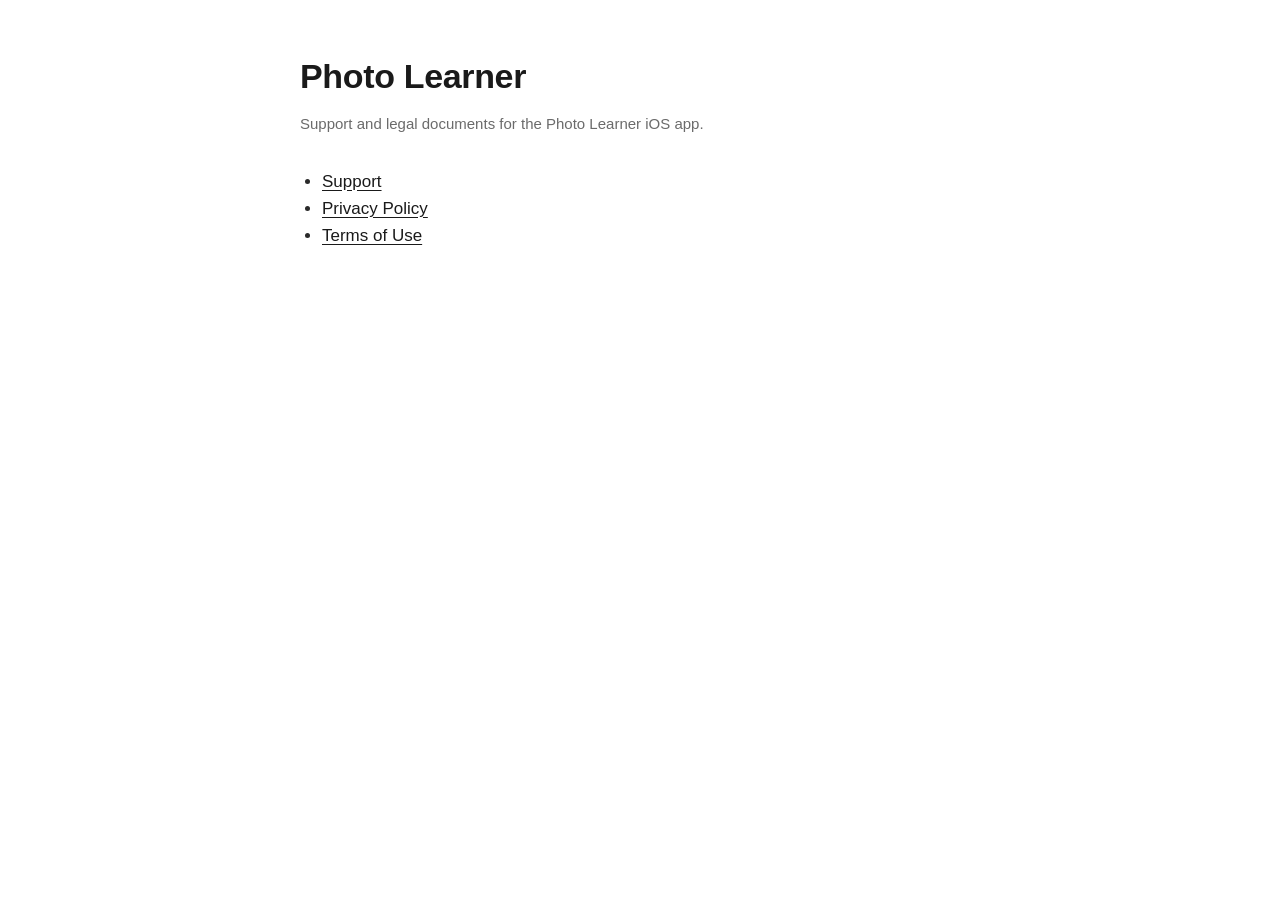
<file: index.html>
<!doctype html>
<html lang="en">
<head>
  <meta charset="utf-8">
  <meta name="viewport" content="width=device-width, initial-scale=1">
  <title>Photo Learner — Legal</title>
  <link rel="stylesheet" href="style.css">
</head>
<body>
<main>
  <h1>Photo Learner</h1>
  <p class="meta">Support and legal documents for the Photo Learner iOS app.</p>
  <ul>
    <li><a href="support.html">Support</a></li>
    <li><a href="privacy.html">Privacy Policy</a></li>
    <li><a href="terms.html">Terms of Use</a></li>
  </ul>
</main>
</body>
</html>
</file>
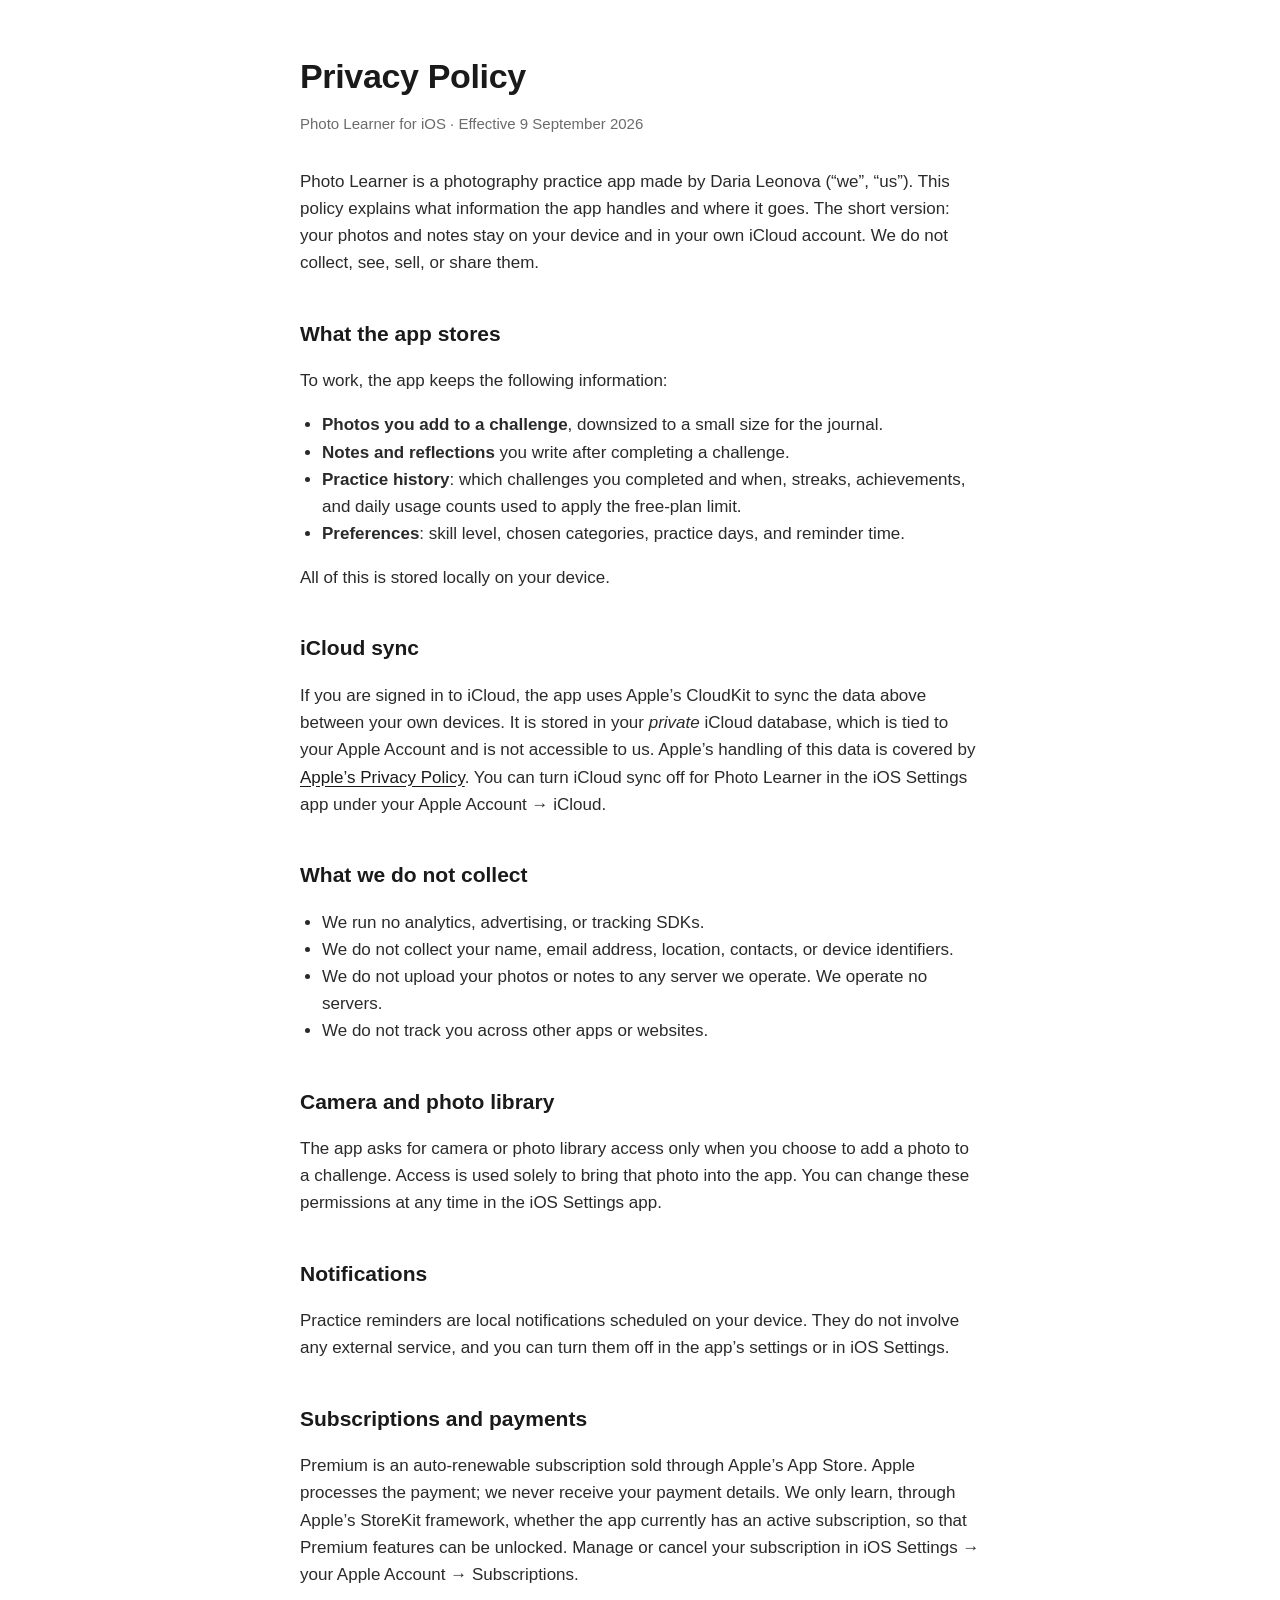
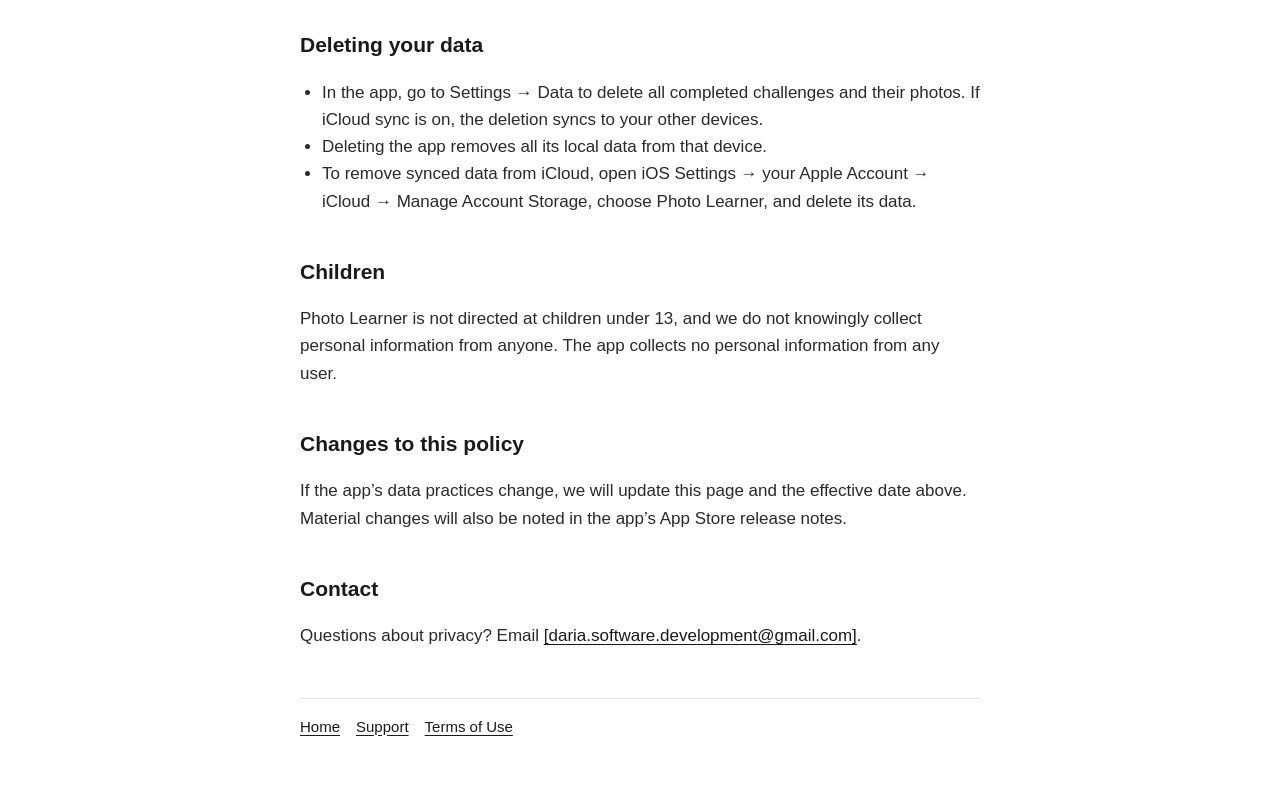
<file: privacy.html>
<!doctype html>
<html lang="en">
<head>
  <meta charset="utf-8">
  <meta name="viewport" content="width=device-width, initial-scale=1">
  <title>Photo Learner — Privacy Policy</title>
  <link rel="stylesheet" href="style.css">
</head>
<body>
<main>
  <h1>Privacy Policy</h1>
  <p class="meta">Photo Learner for iOS · Effective 9 September 2026</p>

  <p>Photo Learner is a photography practice app made by Daria Leonova (“we”, “us”). This policy explains what information the app handles and where it goes. The short version: your photos and notes stay on your device and in your own iCloud account. We do not collect, see, sell, or share them.</p>

  <h2>What the app stores</h2>
  <p>To work, the app keeps the following information:</p>
  <ul>
    <li><strong>Photos you add to a challenge</strong>, downsized to a small size for the journal.</li>
    <li><strong>Notes and reflections</strong> you write after completing a challenge.</li>
    <li><strong>Practice history</strong>: which challenges you completed and when, streaks, achievements, and daily usage counts used to apply the free-plan limit.</li>
    <li><strong>Preferences</strong>: skill level, chosen categories, practice days, and reminder time.</li>
  </ul>
  <p>All of this is stored locally on your device.</p>

  <h2>iCloud sync</h2>
  <p>If you are signed in to iCloud, the app uses Apple’s CloudKit to sync the data above between your own devices. It is stored in your <em>private</em> iCloud database, which is tied to your Apple Account and is not accessible to us. Apple’s handling of this data is covered by <a href="https://www.apple.com/legal/privacy/">Apple’s Privacy Policy</a>. You can turn iCloud sync off for Photo Learner in the iOS Settings app under your Apple Account → iCloud.</p>

  <h2>What we do not collect</h2>
  <ul>
    <li>We run no analytics, advertising, or tracking SDKs.</li>
    <li>We do not collect your name, email address, location, contacts, or device identifiers.</li>
    <li>We do not upload your photos or notes to any server we operate. We operate no servers.</li>
    <li>We do not track you across other apps or websites.</li>
  </ul>

  <h2>Camera and photo library</h2>
  <p>The app asks for camera or photo library access only when you choose to add a photo to a challenge. Access is used solely to bring that photo into the app. You can change these permissions at any time in the iOS Settings app.</p>

  <h2>Notifications</h2>
  <p>Practice reminders are local notifications scheduled on your device. They do not involve any external service, and you can turn them off in the app’s settings or in iOS Settings.</p>

  <h2>Subscriptions and payments</h2>
  <p>Premium is an auto-renewable subscription sold through Apple’s App Store. Apple processes the payment; we never receive your payment details. We only learn, through Apple’s StoreKit framework, whether the app currently has an active subscription, so that Premium features can be unlocked. Manage or cancel your subscription in iOS Settings → your Apple Account → Subscriptions.</p>

  <h2>Deleting your data</h2>
  <ul>
    <li>In the app, go to Settings → Data to delete all completed challenges and their photos. If iCloud sync is on, the deletion syncs to your other devices.</li>
    <li>Deleting the app removes all its local data from that device.</li>
    <li>To remove synced data from iCloud, open iOS Settings → your Apple Account → iCloud → Manage Account Storage, choose Photo Learner, and delete its data.</li>
  </ul>

  <h2>Children</h2>
  <p>Photo Learner is not directed at children under 13, and we do not knowingly collect personal information from anyone. The app collects no personal information from any user.</p>

  <h2>Changes to this policy</h2>
  <p>If the app’s data practices change, we will update this page and the effective date above. Material changes will also be noted in the app’s App Store release notes.</p>

  <h2>Contact</h2>
  <p>Questions about privacy? Email <a href="mailto:[daria.software.development@gmail.com]">[daria.software.development@gmail.com]</a>.</p>

  <nav><a href="index.html">Home</a><a href="support.html">Support</a><a href="terms.html">Terms of Use</a></nav>
</main>
</body>
</html>
</file>
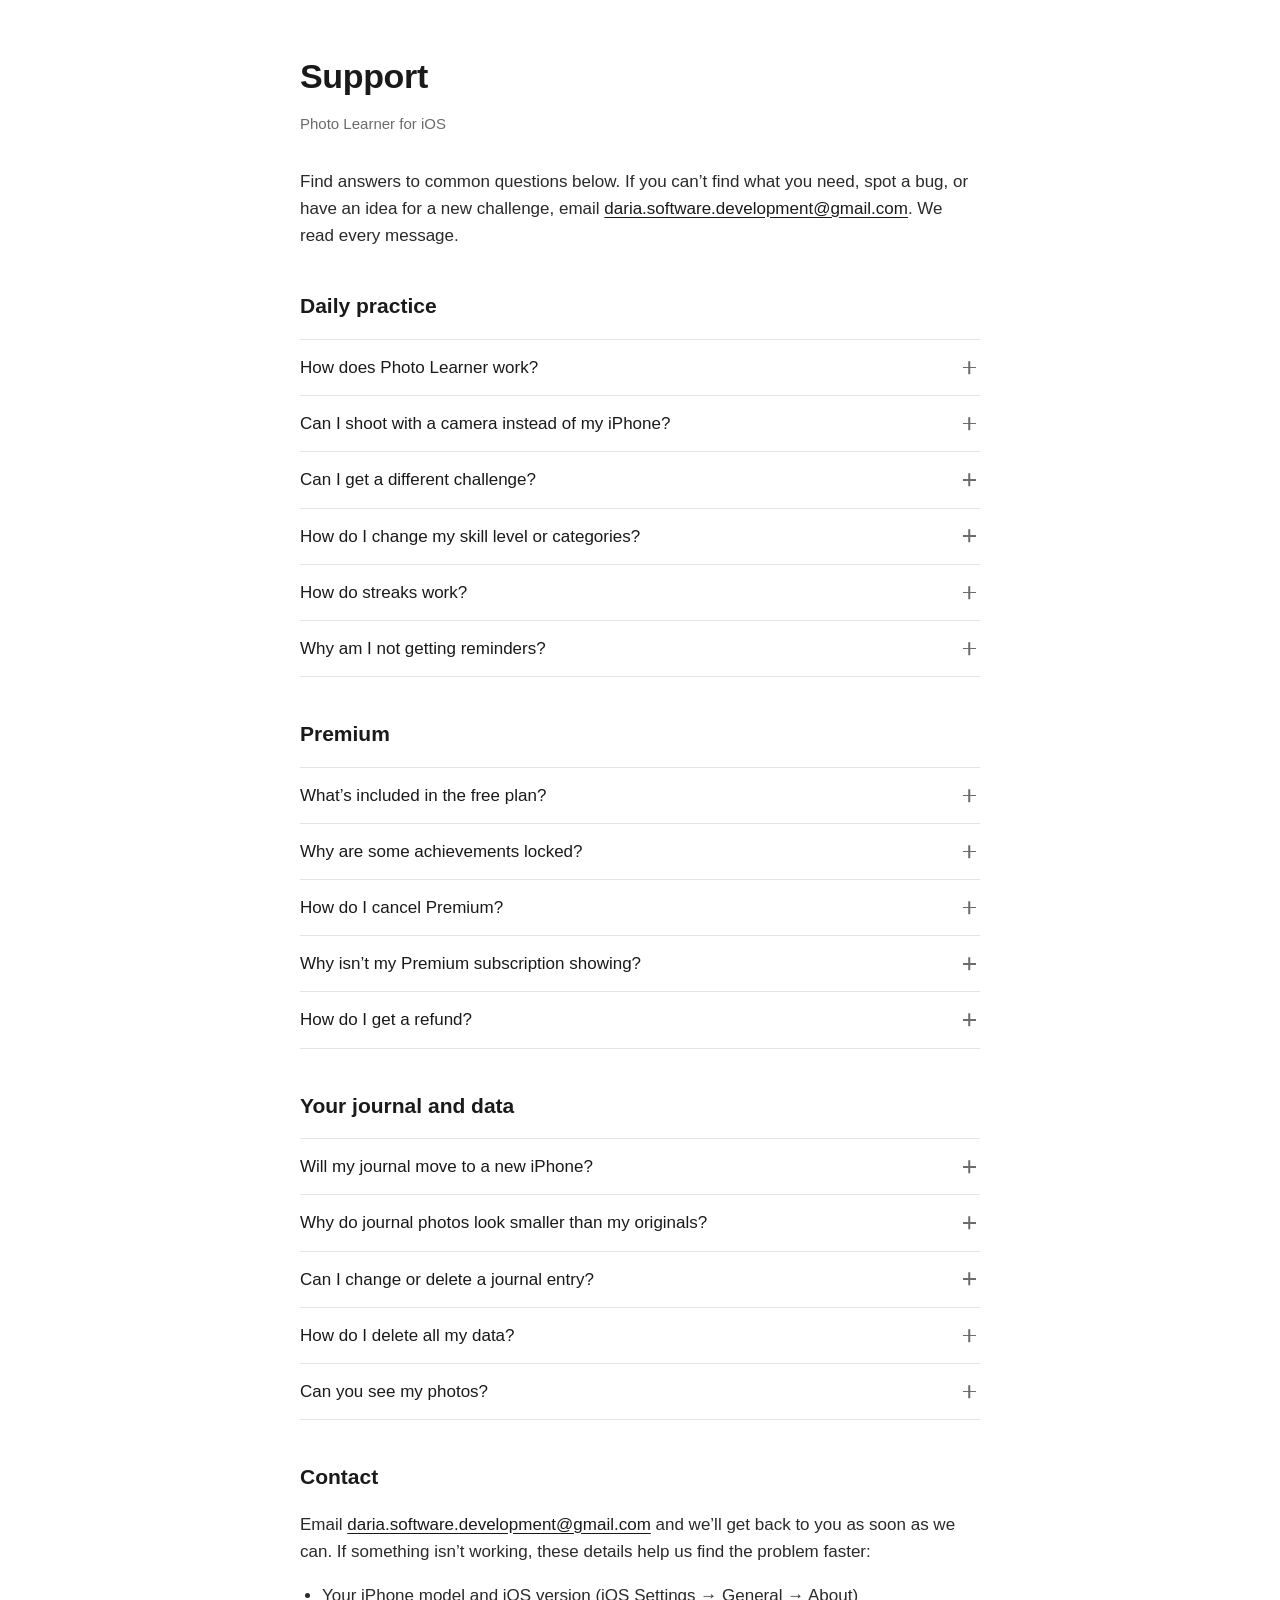
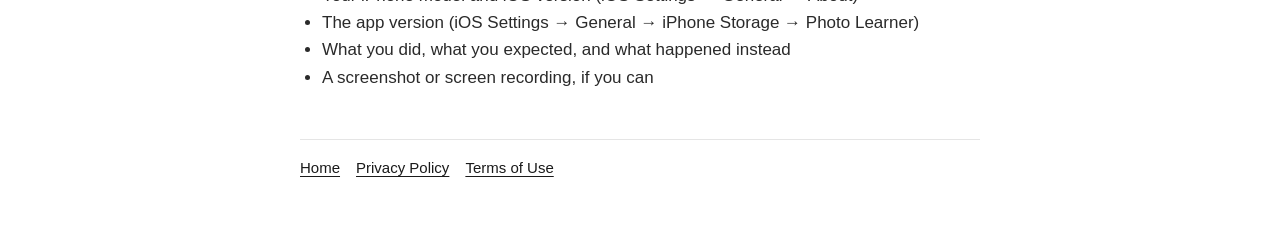
<file: support.html>
<!doctype html>
<html lang="en">
<head>
  <meta charset="utf-8">
  <meta name="viewport" content="width=device-width, initial-scale=1">
  <title>Photo Learner — Support</title>
  <link rel="stylesheet" href="style.css">
</head>
<body>
<main>
  <h1>Support</h1>
  <p class="meta">Photo Learner for iOS</p>

  <p>Find answers to common questions below. If you can’t find what you need, spot a bug, or have an idea for a new challenge, email <a href="mailto:daria.software.development@gmail.com?subject=Photo%20Learner%20support">daria.software.development@gmail.com</a>. We read every message.</p>

  <h2>Daily practice</h2>

  <details id="how-it-works">
    <summary>How does Photo Learner work?</summary>
    <p>The Today tab gives you a photography challenge matched to your skill level and chosen categories. Read the brief and go take the photo. Then tap Add Photo, choose the shot from your photo library, and tap Continue. It’s saved to your Journal, and your streak and achievements update in the Progress tab.</p>
  </details>

  <details id="other-camera">
    <summary>Can I shoot with a camera instead of my iPhone?</summary>
    <p>Yes. Photos are added from your photo library, so any camera works. Transfer the shot to your iPhone, for example with your camera’s app, AirDrop, or a card reader, then tap Add Photo and choose it.</p>
  </details>

  <details id="swap">
    <summary>Can I get a different challenge?</summary>
    <p>Yes. Tap the arrows button next to Add Photo to swap it for another one. The free plan includes 3 swaps a day; with Premium they’re unlimited.</p>
  </details>

  <details id="skill-level">
    <summary>How do I change my skill level or categories?</summary>
    <p>In the app, go to Settings → Practice Settings. Skill Level switches between Beginner, Intermediate, and Advanced, and Categories sets which topics your challenges come from. If the app says you’ve completed every challenge, changing these opens up new ones.</p>
  </details>

  <details id="streaks">
    <summary>How do streaks work?</summary>
    <p>Your streak counts the days in a row on which you completed at least one challenge. If your last challenge was yesterday, complete one today to keep it going. Your practice days decide when reminders arrive, not how streaks are counted. Streaks are calculated from your journal, so deleting entries can shorten one.</p>
  </details>

  <details id="reminders">
    <summary>Why am I not getting reminders?</summary>
    <p>In the app, go to Settings → Notifications and check that Reminders is on and your practice days and time are set. You’ll get one reminder on each practice day. If they still don’t arrive, check that:</p>
    <ul>
      <li>notifications are allowed in iOS Settings → Notifications → Photo Learner</li>
      <li>a Focus, such as Sleep or Do Not Disturb, isn’t silencing them</li>
    </ul>
    <p>If notifications are turned off in iOS Settings, Photo Learner switches Reminders off too. Turn them back on in the app once notifications are allowed again.</p>
  </details>

  <h2>Premium</h2>

  <details id="free-plan">
    <summary>What’s included in the free plan?</summary>
    <p>You can complete 3 challenges and swap 3 challenges each day. The count resets at midnight, your local time. Premium removes both limits, and adds advanced progress insights and the full set of achievements.</p>
  </details>

  <details id="locked-achievements">
    <summary>Why are some achievements locked?</summary>
    <p>A few achievements are part of Premium. You can see them on the free plan, but you can only earn them with Premium. If you subscribe later, any you’ve already qualified for unlock straight away, dated to the photo that earned them.</p>
  </details>

  <details id="cancel">
    <summary>How do I cancel Premium?</summary>
    <p>In the app, go to Settings and tap Premium. You can also open iOS Settings → your Apple Account → Subscriptions → Photo Learner. Then tap Cancel Subscription. You keep Premium until the end of the period you’ve paid for. To avoid being charged again, cancel at least 24 hours before it renews.</p>
  </details>

  <details id="restore">
    <summary>Why isn’t my Premium subscription showing?</summary>
    <p>Premium belongs to the Apple Account you subscribed with. Check that this iPhone uses that account for purchases in iOS Settings → your Apple Account → Media &amp; Purchases. Then, in the app, go to Settings → Unlock Premium and tap Restore Purchases. If Premium still doesn’t appear, email us.</p>
  </details>

  <details id="refund">
    <summary>How do I get a refund?</summary>
    <p>Apple handles all payments for Photo Learner, so refunds go through Apple too. You can request one at <a href="https://reportaproblem.apple.com/">reportaproblem.apple.com</a>. We can’t issue refunds ourselves.</p>
  </details>

  <h2>Your journal and data</h2>

  <details id="new-iphone">
    <summary>Will my journal move to a new iPhone?</summary>
    <p>Yes, if you use iCloud. Your journal, streaks, and achievements sync through your private iCloud account. Sign in with the same Apple Account on your new iPhone, install Photo Learner, and keep it open for a few minutes while everything downloads. Premium comes with you too. Reminders are set on each iPhone separately, so you may need to turn them on again.</p>
    <p>If your journal doesn’t appear, check that:</p>
    <ul>
      <li>both iPhones are signed in to the same Apple Account</li>
      <li>iCloud is on for Photo Learner: in iOS Settings → your Apple Account → iCloud, find Photo Learner in the list of apps</li>
      <li>your iCloud storage isn’t full</li>
      <li>your iPhone is connected to the internet</li>
    </ul>
  </details>

  <details id="photo-size">
    <summary>Why do journal photos look smaller than my originals?</summary>
    <p>To keep your journal light on your iPhone and in iCloud, Photo Learner saves a smaller copy of each photo. Your original isn’t changed. It stays full size in your Photos library.</p>
  </details>

  <details id="edit-entry">
    <summary>Can I change or delete a journal entry?</summary>
    <p>Open the entry in your Journal. Tap Replace photo to pick a different photo, or tap the trash button to delete the entry. Deleting can’t be undone.</p>
  </details>

  <details id="delete-data">
    <summary>How do I delete all my data?</summary>
    <p>In the app, go to Settings → Data → Reset statistics and confirm. This deletes every completed challenge and its photo from your iPhone and from iCloud, and can’t be undone.</p>
    <p>Deleting the app only removes its data from that iPhone. To remove everything Photo Learner has stored in iCloud, go to iOS Settings → your Apple Account → iCloud → Manage Account Storage → Photo Learner.</p>
  </details>

  <details id="privacy">
    <summary>Can you see my photos?</summary>
    <p>No. Your photos and journal stay on your iPhone and in your private iCloud account, which we can’t access. Photo Learner has no analytics, ads, or tracking. See the <a href="privacy.html">Privacy Policy</a> for details.</p>
  </details>

  <h2>Contact</h2>
  <p>Email <a href="mailto:daria.software.development@gmail.com?subject=Photo%20Learner%20support">daria.software.development@gmail.com</a> and we’ll get back to you as soon as we can. If something isn’t working, these details help us find the problem faster:</p>
  <ul>
    <li>Your iPhone model and iOS version (iOS Settings → General → About)</li>
    <li>The app version (iOS Settings → General → iPhone Storage → Photo Learner)</li>
    <li>What you did, what you expected, and what happened instead</li>
    <li>A screenshot or screen recording, if you can</li>
  </ul>

  <nav><a href="index.html">Home</a><a href="privacy.html">Privacy Policy</a><a href="terms.html">Terms of Use</a></nav>
</main>
<script>
  // Open the answer a link points to, e.g. support.html#cancel.
  function openLinkedAnswer() {
    var answer = document.getElementById(location.hash.slice(1));
    if (answer && answer.tagName === "DETAILS") answer.open = true;
  }
  openLinkedAnswer();
  addEventListener("hashchange", openLinkedAnswer);
</script>
</body>
</html>
</file>
<file: style.css>
:root { color-scheme: light; }
body {
  margin: 0;
  padding: 0 24px 64px;
  background: #ffffff;
  color: #1a1a1a;
  font: 17px/1.6 -apple-system, BlinkMacSystemFont, "SF Pro Text", "Helvetica Neue", Helvetica, Arial, sans-serif;
}
main { max-width: 680px; margin: 0 auto; }
h1 { font-size: 34px; line-height: 1.2; margin: 56px 0 8px; letter-spacing: -0.01em; }
h2 { font-size: 21px; margin: 40px 0 8px; }
p, li { color: #2a2a2a; }
.meta { color: #6b6b6b; font-size: 15px; margin-bottom: 32px; }
a { color: #1a1a1a; text-decoration: underline; text-underline-offset: 3px; }
nav { margin-top: 48px; padding-top: 16px; border-top: 1px solid #e5e5e5; font-size: 15px; color: #6b6b6b; }
nav a { margin-right: 16px; }
ul { padding-left: 22px; }
details { border-bottom: 1px solid #e5e5e5; }
h2 + details { margin-top: 16px; border-top: 1px solid #e5e5e5; }
summary { display: block; position: relative; padding: 14px 36px 14px 0; font-weight: 500; color: #1a1a1a; cursor: pointer; list-style: none; }
summary::-webkit-details-marker { display: none; }
summary::before, summary::after { content: ""; position: absolute; top: calc(14px + 0.8em); right: 4px; width: 13px; height: 1.5px; margin-top: -0.75px; background: #6b6b6b; transition: transform 0.2s ease; }
summary::after { transform: rotate(90deg); }
details[open] > summary::after { transform: rotate(0deg); }
summary + * { margin-top: 0; }
details > :last-child { margin-bottom: 20px; }
@media (prefers-reduced-motion: reduce) { summary::after { transition: none; } }
</file>
